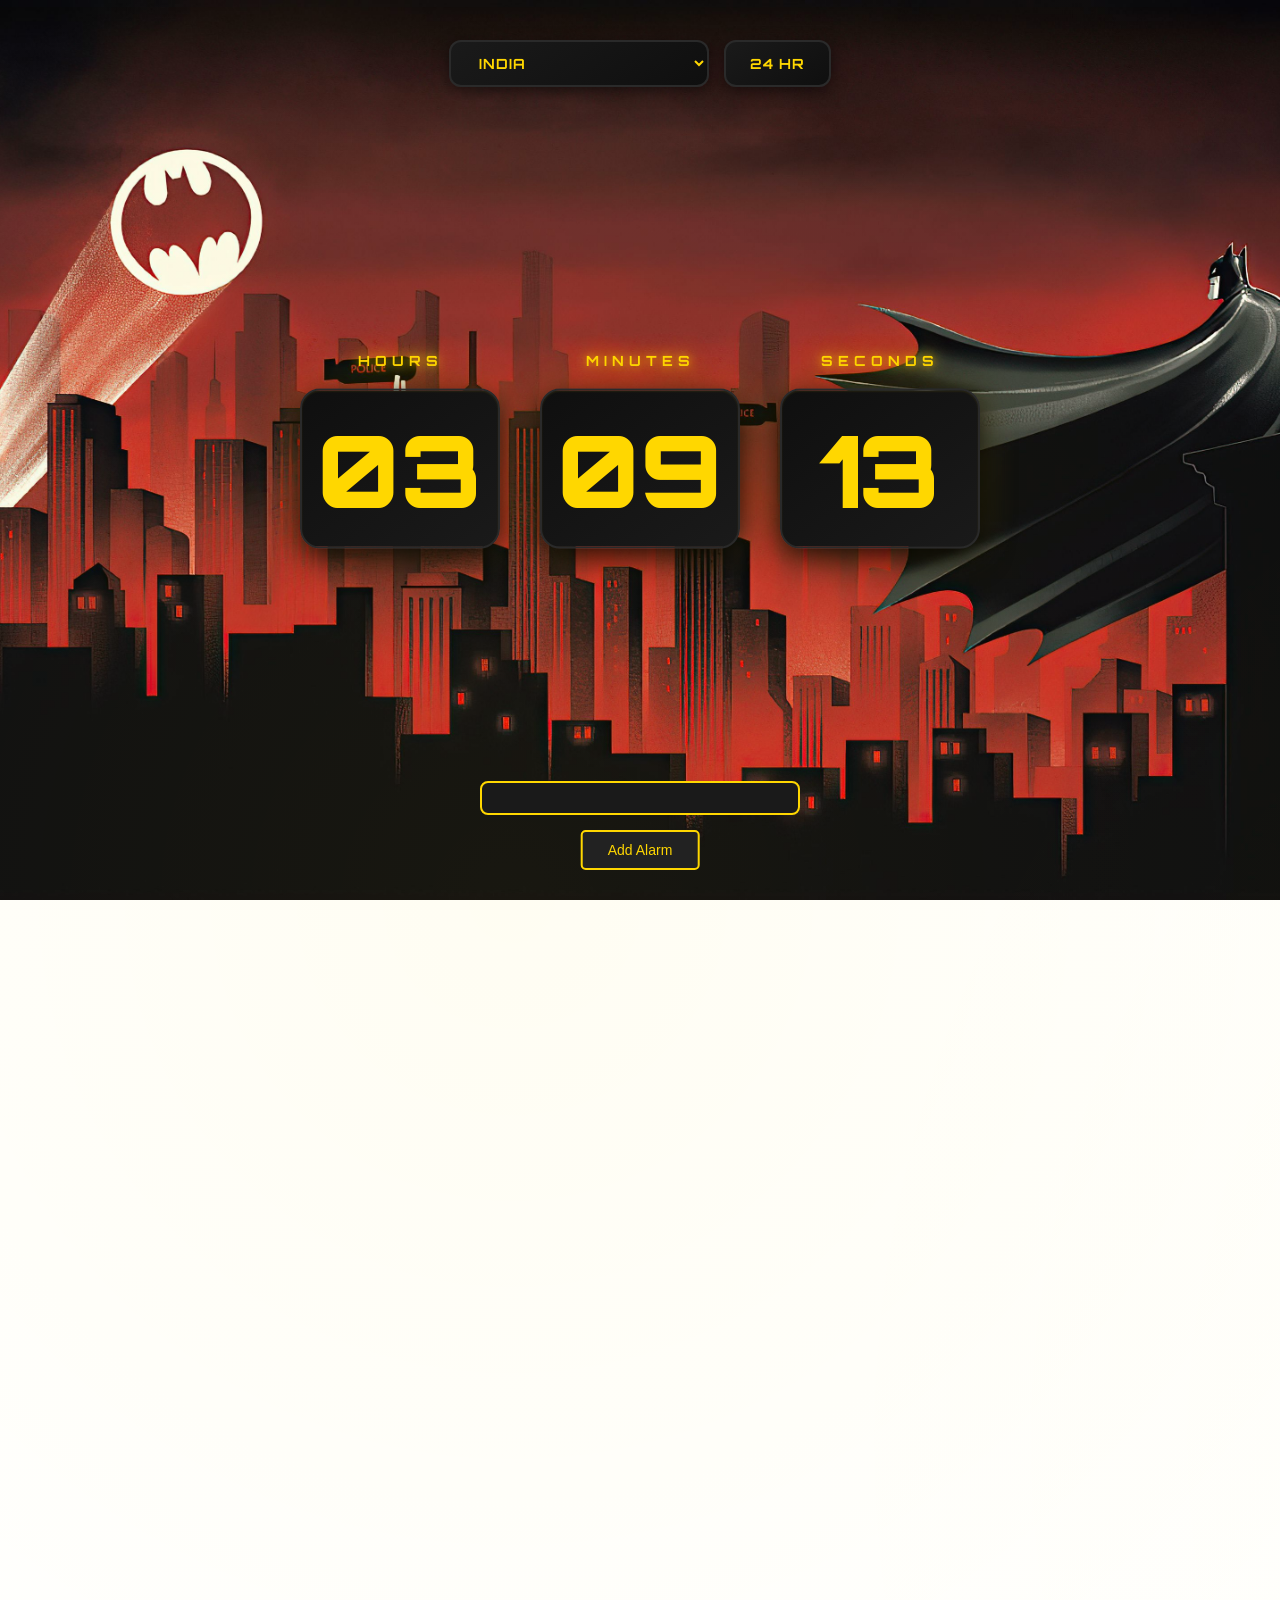
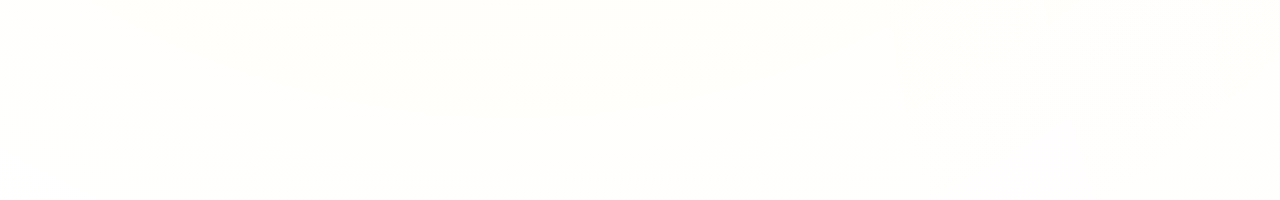
<file: 26-01-26-tclock/clock.html>
<!DOCTYPE html>
<html lang="en">
<head>
  <meta charset="UTF-8" />
  <meta name="viewport" content="width=device-width, initial-scale=1.0" />
  <title>Theme Clock</title>
  <link rel="stylesheet" href="clock.css">
</head>
<body>
  <div class="controls">
    <select id="timezone">
      <option value="Asia/Kolkata">India</option>
      <option value="America/New_York">USA - New York</option>
      <option value="America/Los_Angeles">USA - Los Angeles</option>
      <option value="Europe/London">UK</option>
      <option value="Asia/Tokyo">Japan</option>
    </select>
    <button id="toggle-format">24 HR</button>
  </div>
  
  <div class="clock">
    <div id="ampm" style="display:none;">AM</div>

    <div>
      <p class="heading">HOURS</p> 
      <div id="clock-hours" class="time">00</div>
    </div>
    <div>
      
      <p class="heading">MINUTES</p>
      <div id="clock-min" class="time">00</div>
    </div>
    <div>
      <p class="heading">SECONDS</p>
      <div id="clock-sec" class="time">00</div>
    </div>
  </div>
  <button id="addAlarmBtn" class="alarm-btn">Add Alarm</button>
  <div id="alarmForm" class="alarm-form" style="display:none;">
    <p>Set Alarm Time:</p>
    
    <div class="time-inputs">
      <input type="number" id="alarmHours" min="1" max="12" placeholder="HH">
      :
      <input type="number" id="alarmMinutes" min="0" max="59" placeholder="MM">
      <select id="alarmAMPM">
        <option value="AM">AM</option>                                               
        <option value="PM">PM</option>
      </select>
    </div>

    <button id="saveAlarm">Save</button>
    <button id="cancelAlarm">Cancel</button>
  </div>

  <div id="alarmList"></div>

  <script src="clock.js"></script>
</body>
</html>
</file>
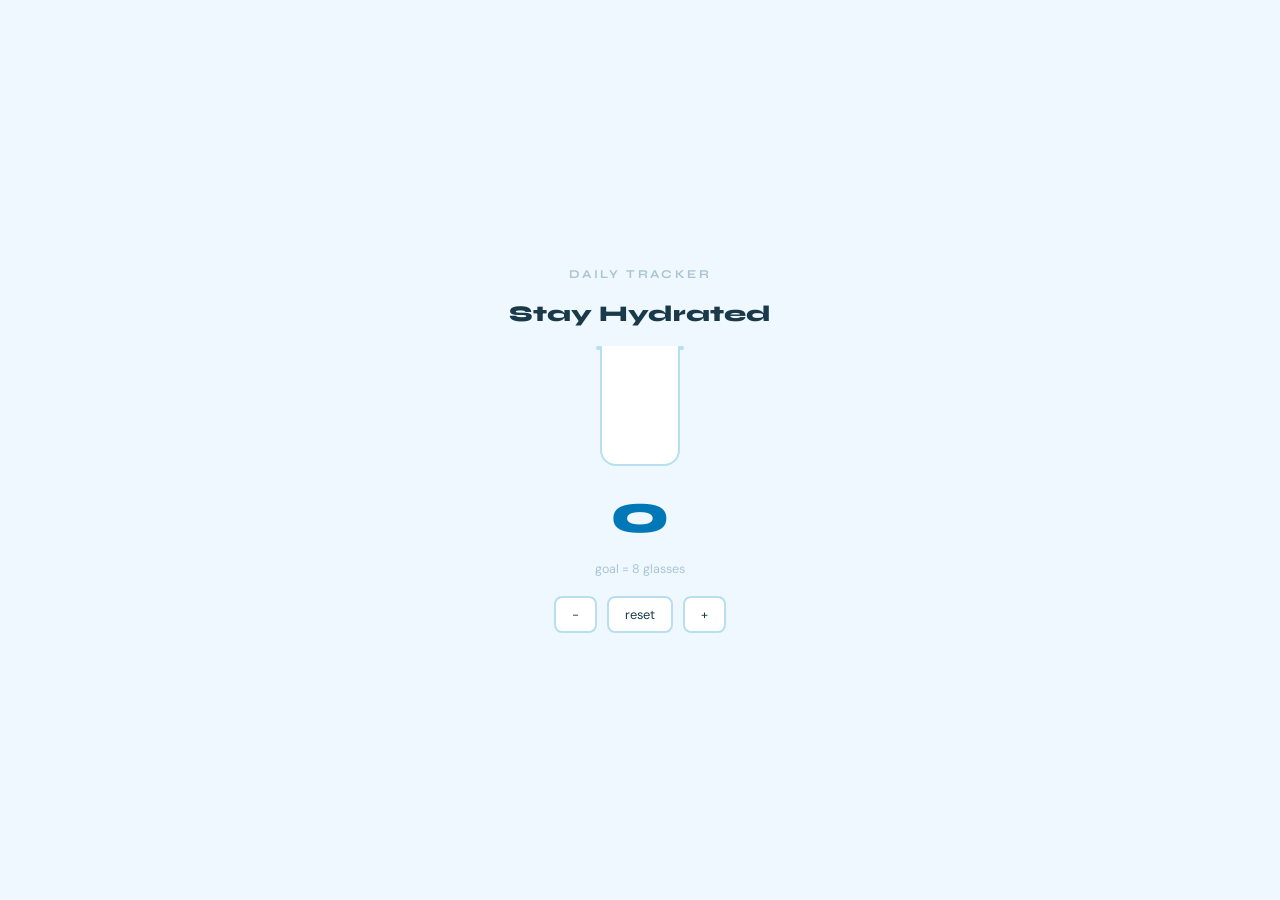
<file: counter/counter.html>
<!DOCTYPE html>
<html lang="en">
<head>
  <meta charset="UTF-8" />
  <meta name="viewport" content="width=device-width, initial-scale=1.0" />
  <title>Daily Tracker</title>
  <link rel="stylesheet" href="counter.css" />
</head>
<body>

  <div class="toast" id="toast">💧 Stay Hydrated!</div>

  <div class="container">
    <h1>Daily Tracker</h1>
    <h2>Stay Hydrated</h2>

    <div class="glass-wrap">
      <div class="glass-rim"></div>
      <div class="glass-outer">
        <div class="water" id="water"></div>
      </div>
    </div>

    <span id="value">0</span>
    <p class="goal-label">goal = 8 glasses</p>

    <div class="btn-row">
      <button class="btn" id="btnDecrease">−</button>
      <button class="btn" id="btnReset">reset</button>
      <button class="btn" id="btnIncrease">+</button>
    </div>
  </div>

  <script src="counter.js"></script>
</body>
</html>
</file>
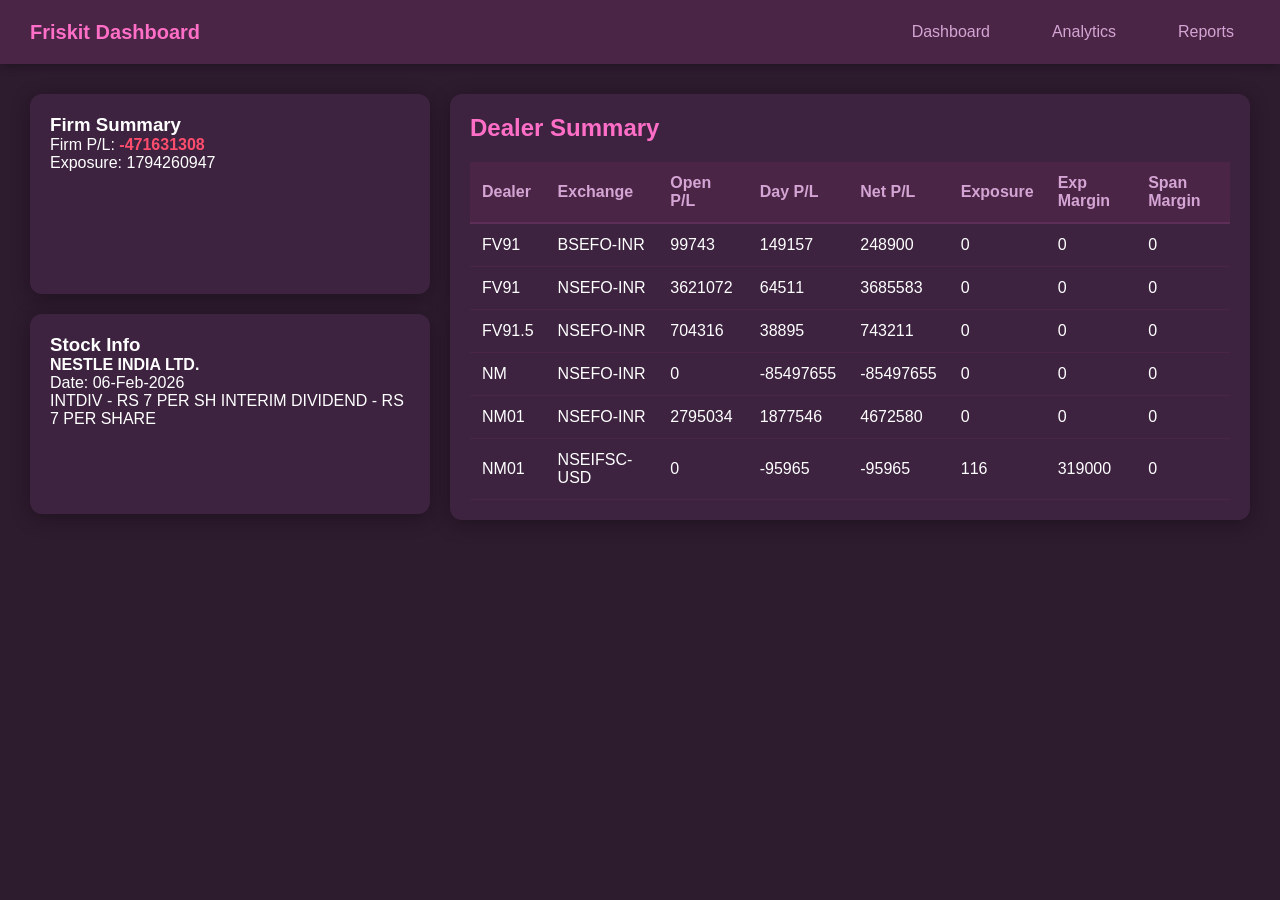
<file: dashboard/grid.html>
<!DOCTYPE html>
<html lang="en">
<head>
    <meta charset="UTF-8">
    <meta name="viewport" content="width=device-width, initial-scale=1.0">
    <title>Friskit Dashboard</title>
    <link rel="stylesheet" href="grid.css">
    <script type="module" src="grid.js"></script>
</head>
<body>
    <nav class="navbar">
        <div class="nav-left">
            <div class="logo">
                <span>Friskit Dashboard</span>
            </div>
        </div>
        <div class="nav-center">
            <a href="grid.html" class="nav-link">Dashboard</a>
            <a href="#" class="nav-link">Analytics</a>
            <a href="#" class="nav-link">Reports</a>
        </div>
    </nav>

    <div class="container">
        <div class="cards-section">
           <div class="card" id="firmSummary"></div>
           <div class="card" id="stockInfo"></div>
        </div>

        <div class="grid-section">
            <div class="table-header">
                <h2>Dealer Summary</h2>
            </div>

            <table>
                <thead>
                    <tr>
                        <th>Dealer</th>
                        <th>Exchange</th>
                        <th>Open P/L</th>
                        <th>Day P/L</th>
                        <th>Net P/L</th>
                        <th>Exposure</th>
                        <th>Exp Margin</th>
                        <th>Span Margin</th>
                    </tr>
                </thead>
              
                 <tbody id="dealerBody"></tbody>   
                 
            </table>
        </div>
    </div>
</body>
</html>
</file>
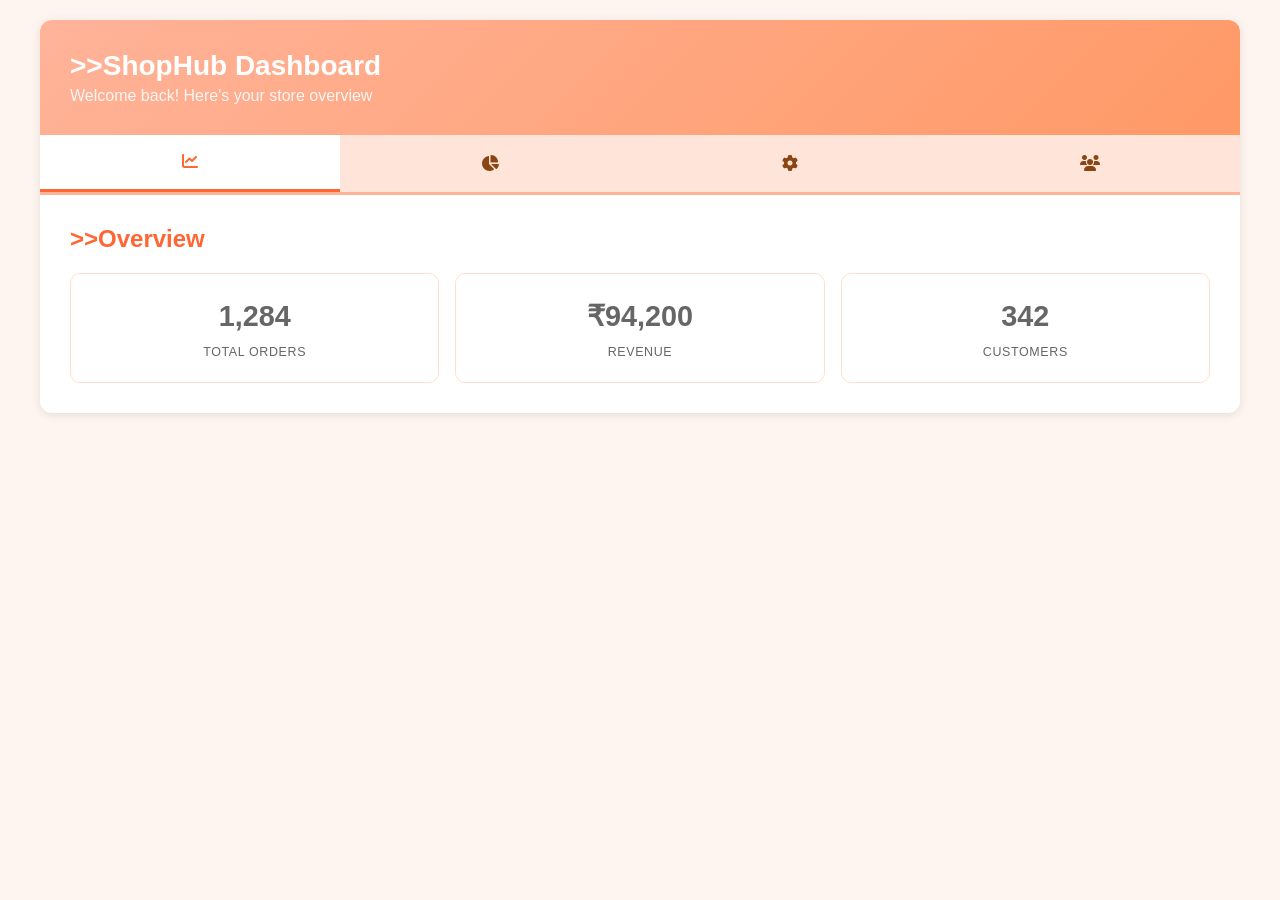
<file: ecommerce/web.html>
<!DOCTYPE html>
<html lang="en">
<head>
    <meta charset="UTF-8">
    <meta name="viewport" content="width=device-width, initial-scale=1.0">
    <title>ShopHub Dashboard</title>
    <link rel="stylesheet" href="https://cdnjs.cloudflare.com/ajax/libs/font-awesome/6.5.1/css/all.min.css">
    <link rel="stylesheet" href="web.css">
</head>
<body>
    <div class="dashboard">
        <div class="header">
            <h1> >>ShopHub Dashboard </h1>
            <p>Welcome back! Here's your store overview</p>
        </div>

        <div class="tab-container" id="tabContainer">
            <button class="tab active" data-tab="overview">
                <i class="fa-solid fa-chart-line"></i>
            </button>
            <button class="tab" data-tab="analytics">
                <i class="fa-solid fa-chart-pie"></i>
            </button>
            <button class="tab" data-tab="settings">
                <i class="fa-solid fa-gear"></i>
            </button>
            <button class="tab" data-tab="users">
                <i class="fa-solid fa-users"></i>
            </button>
        </div>

        <div class="content-container">

            <div class="content active" id="overview">
                <h2>>>Overview</h2>
                <div class="stats">
                    <div class="stat-box">
                        <p class="stat-num" data-target="1284">0</p>
                        <p class="stat-label">Total Orders</p>
                    </div>
                    <div class="stat-box">
                        <p class="stat-num" data-target="94200" data-prefix="₹">₹0</p>
                        <p class="stat-label">Revenue</p>
                    </div>
                    <div class="stat-box">
                        <p class="stat-num" data-target="342">0</p>
                        <p class="stat-label">Customers</p>
                    </div>
                </div>
            </div>

            <div class="content" id="analytics">
                <h2>>> Analytics</h2>
                <div class="bars">
                    <div class="bar-row"><span>Mon</span><div class="bar-wrap"><div class="bar-fill" style="--w:55%"></div></div><span>55</span></div>
                    <div class="bar-row"><span>Tue</span><div class="bar-wrap"><div class="bar-fill" style="--w:72%"></div></div><span>72</span></div>
                    <div class="bar-row"><span>Wed</span><div class="bar-wrap"><div class="bar-fill" style="--w:48%"></div></div><span>48</span></div>
                    <div class="bar-row"><span>Thu</span><div class="bar-wrap"><div class="bar-fill" style="--w:90%"></div></div><span>90</span></div>
                    <div class="bar-row"><span>Fri</span><div class="bar-wrap"><div class="bar-fill" style="--w:65%"></div></div><span>65</span></div>
                    <div class="bar-row"><span>Sat</span><div class="bar-wrap"><div class="bar-fill" style="--w:83%"></div></div><span>83</span></div>
                </div>
            </div>

            <div class="content" id="settings">
                <h2>>> Settings</h2>
                <div class="setting-row"><span>Email Notifications</span><label class="toggle"><input type="checkbox" checked/><span class="slider"></span></label></div>
                <div class="setting-row"><span>Auto Reports</span><label class="toggle"><input type="checkbox"/><span class="slider"></span></label></div>
                <div class="setting-row"><span>Public Store</span><label class="toggle"><input type="checkbox" checked/><span class="slider"></span></label></div>
            </div>

            <div class="content" id="users">
                <h2> >>Users</h2>
                <input type="text" class="search" placeholder="Search customers..." id="searchInput"/>
                <table class="user-table">
                    <thead><tr><th>Name</th><th>Orders</th><th>Status</th></tr></thead>
                    <tbody id="userRows">
                        <tr><td>Aarav Shah</td><td>12</td><td><span class="pill green">Active</span></td></tr>
                        <tr><td>Priya Nair</td><td>7</td><td><span class="pill green">Active</span></td></tr>
                        <tr><td>Rohan Mehta</td><td>3</td><td><span class="pill orange">Inactive</span></td></tr>
                        <tr><td>Sneha Rao</td><td>19</td><td><span class="pill green">Active</span></td></tr>
                        <tr><td>Karan Joshi</td><td>5</td><td><span class="pill blue">New</span></td></tr>
                    </tbody>
                </table>
            </div>

        </div>
    </div>

    <script src="web.js"></script>
</body>
</html>
</file>
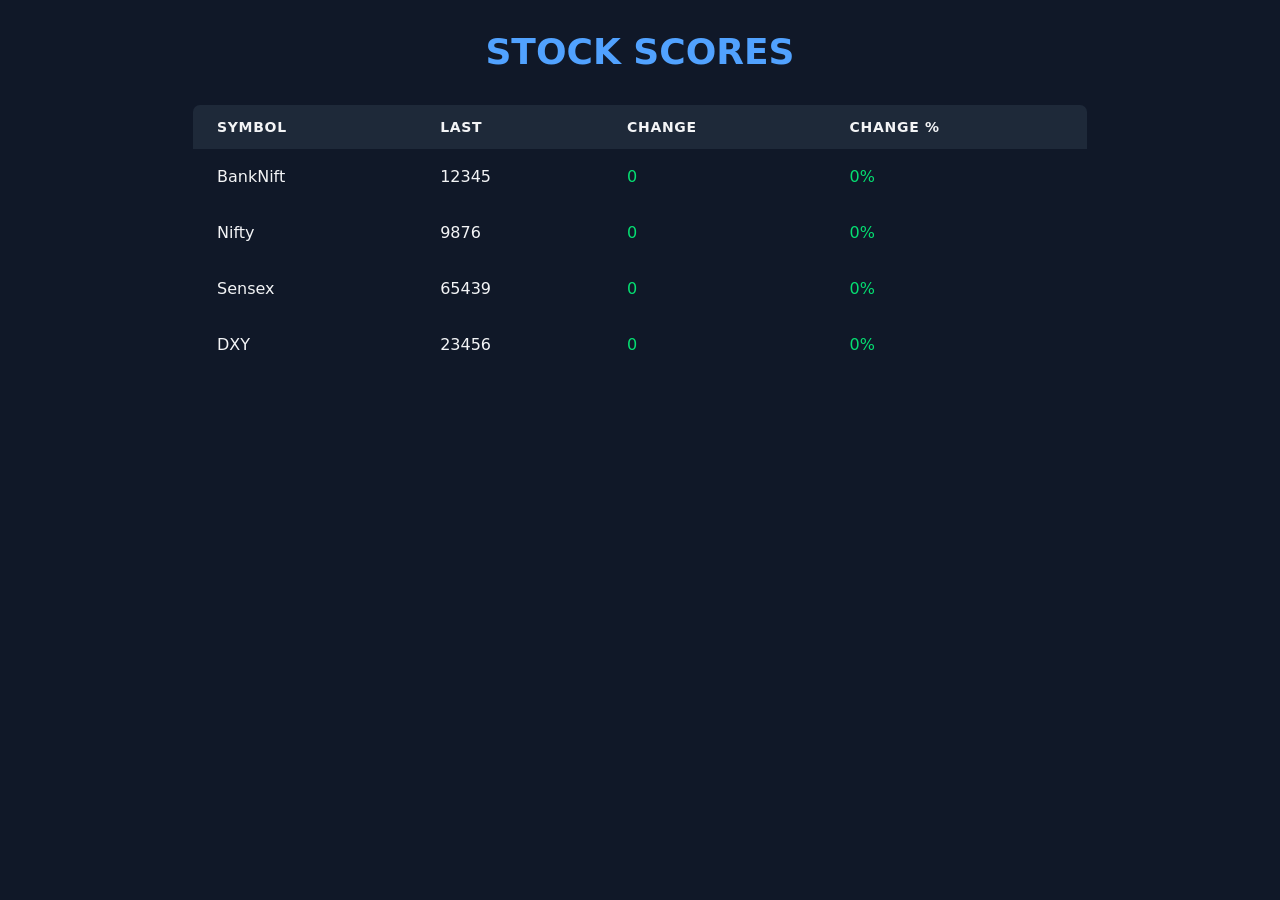
<file: src/stock.html>
<!DOCTYPE html>
<html lang="en">
<head>
  <meta charset="UTF-8" />
  <title>Hello World Table</title>
  <link href="output.css" rel="stylesheet">
</head>

<body class="bg-gray-900 text-gray-100 min-h-screen p-8">

  <h1 class="text-4xl font-bold text-center text-blue-400 mb-8">
    STOCK SCORES
  </h1>

  <div class="max-w-4xl mx-auto overflow-x-auto">
    <table class="min-w-full border border-gray-700 rounded-lg overflow-hidden">
      
      <thead class="bg-gray-800">
        <tr>
          <th class="px-6 py-3 text-left text-sm font-semibold uppercase tracking-wider">
            Symbol
          </th>
          <th class="px-6 py-3 text-left text-sm font-semibold uppercase tracking-wider">
            Last 
          </th>
          <th class="px-6 py-3 text-left text-sm font-semibold uppercase tracking-wider">
            Change 
          </th>
          <th class="px-6 py-3 text-left text-sm font-semibold uppercase tracking-wider">
            Change %
          </th>
        </tr>
      </thead>

     <tbody>
  <tr class="hover:bg-gray-800 transition" data-base="12345">
    <td class="px-6 py-4">BankNift</td>
    <td class="px-6 py-4 last text-gray-100">12345</td>
    <td class="px-6 py-4 change text-green-400">0</td>
    <td class="px-6 py-4 percent text-green-400">0%</td>
  </tr>

  <tr class="hover:bg-gray-800 transition" data-base="9876">
    <td class="px-6 py-4">Nifty</td>
    <td class="px-6 py-4 last text-gray-100 ">9876</td>
    <td class=" px-6 py-4 change text-green-400">0</td>
    <td class=" px-6 py-4 percent text-green-400">0%</td>
  </tr>

  <tr class="hover:bg-gray-800 transition" data-base="65439">
    <td class="px-6 py-4">Sensex</td>
    <td class="px-6 py-4 last text-gray-100">65439</td>
    <td class=" px-6 py-4 change text-green-400">0</td>
    <td class=" px-6 py-4 percent text-green-400">0%</td>
  </tr>

  <tr class="hover:bg-gray-800 transition" data-base="23456">
    <td class="px-6 py-4">DXY</td>
    <td class="px-6 py-4 last text-gray-100">23456</td>
    <td class="px-6 py-4 change text-green-400">0</td>
    <td class=" px-6 py-4 percent text-green-400">0%</td>
  </tr>
</tbody>


</body>
<script>
  const rows = document.querySelectorAll("tbody tr");

  function updatePrices() {
    rows.forEach(row => {
      const base = Number(row.dataset.base);
      const lastEl = row.querySelector(".last");
      const changeEl = row.querySelector(".change");
      const percentEl = row.querySelector(".percent");
    let last = Number(lastEl.textContent);

last += (Math.random() - 0.5) * 50;

const change = last - base;
const percent = (change / base) * 100;

lastEl.textContent = last.toFixed(2);

changeEl.textContent =
  (change > 0 ? "+" : "") + change.toFixed(2);

percentEl.textContent =
  (percent > 0 ? "+" : "") + percent.toFixed(2) + "%";

if (change > 0) {
  changeEl.classList.add("text-green-400");
  changeEl.classList.remove("text-red-400");

  percentEl.classList.add("text-green-400");
  percentEl.classList.remove("text-red-400");
} else {
  changeEl.classList.add("text-red-400");
  changeEl.classList.remove("text-green-400");

  percentEl.classList.add("text-red-400");
  percentEl.classList.remove("text-green-400");
}

     
      if (last > base) {
        lastEl.classList.add("text-green-400");
        lastEl.classList.remove("text-red-400");
      } else {
        lastEl.classList.add("text-red-400");
        lastEl.classList.remove("text-green-400");
      }
    });
  }

  setInterval(updatePrices, 1000);
</script>

</html>
</file>
<file: 26-01-26-tclock/clock.css>
@import url("https://fonts.googleapis.com/css2?family=Orbitron:wght@400;700;900&display=swap");

* {
  margin: 0;
  padding: 0;
  box-sizing: border-box;
}

body {
  background: url("batman.jpg") no-repeat center center fixed;
  background-size: cover;
  font-family: 'Orbitron', sans-serif;
  height: 100vh;
  overflow-x: hidden;
  position: relative;
}

body::before {
  content: '';
  position: absolute;
  width: 200%;
  height: 200%;
  background: 
    radial-gradient(circle at 20% 50%, rgba(255, 215, 0, 0.05) 0%, transparent 50%),
    radial-gradient(circle at 80% 80%, rgba(255, 215, 0, 0.03) 0%, transparent 50%);
  animation: bgMove 20s ease-in-out infinite;
  z-index: 0;
}

@keyframes bgMove {
  0%, 100% { transform: translate(0, 0); }
  50% { transform: translate(-50px, -50px); }
}

.clock {
  position: absolute;
  top: 50%;
  left: 50%;
  transform: translate(-50%, -50%);
  display: flex;
  gap: 40px;
  z-index: 1;
}

.clock > div {
  display: flex;
  flex-direction: column;
  align-items: center;
  animation: slideIn 0.8s ease;
}

@keyframes slideIn {
  from {
    opacity: 0;
    transform: translateY(30px);
  }
  to {
    opacity: 1;
    transform: translateY(0);
  }
}

.heading {
  color: #FFD700;
  font-size: 14px;
  font-weight: 700;
  letter-spacing: 5px;
  margin-bottom: 20px;
  text-transform: uppercase;
  text-shadow: 
    0 0 10px rgba(255, 215, 0, 0.8),
    0 0 20px rgba(255, 215, 0, 0.5),
    0 0 30px rgba(255, 215, 0, 0.3);
  animation: glow 2s ease-in-out infinite;
}

@keyframes glow {
  0%, 100% { text-shadow: 0 0 10px rgba(255, 215, 0, 0.8), 0 0 20px rgba(255, 215, 0, 0.5); }
  50% { text-shadow: 0 0 20px rgba(255, 215, 0, 1), 0 0 30px rgba(255, 215, 0, 0.8); }
}

.time {
  background: linear-gradient(145deg, #0f0f0f, #1a1a1a);
  color: #FFD700;
  font-size: 100px;
  font-weight: 900;
  width: 200px;
  height: 160px;
  display: flex;
  align-items: center;
  justify-content: center;
  border-radius: 20px;
  box-shadow: 
    0 8px 32px rgba(0, 0, 0, 0.9),
    inset 0 1px 2px rgba(255, 215, 0, 0.1),
    0 0 40px rgba(255, 215, 0, 0.2);
  border: 2px solid #2a2a2a;
  position: relative;
  overflow: hidden;
  transition: all 0.4s cubic-bezier(0.4, 0, 0.2, 1);
}

.time::before {
  content: '';
  position: absolute;
  top: 0;
  left: -100%;
  width: 100%;
  height: 100%;
  background: linear-gradient(90deg, transparent, rgba(255, 215, 0, 0.1), transparent);
  transition: left 0.5s;
}

.time:hover::before {
  left: 100%;
}

.time:hover {
  transform: translateY(-8px) scale(1.02);
  box-shadow: 
    0 15px 50px rgba(0, 0, 0, 1),
    0 0 60px rgba(255, 215, 0, 0.4);
  border-color: #FFD700;
}

.controls {
  position: absolute;
  top: 40px;
  left: 50%;
  transform: translateX(-50%);
  display: flex;
  gap: 15px;
  z-index: 10;
}

#timezone, #toggle-format {
  background: linear-gradient(145deg, #1a1a1a, #0f0f0f);
  color: #FFD700;
  border: 2px solid #2a2a2a;
  padding: 12px 24px;
  border-radius: 12px;
  font-family: 'Orbitron', sans-serif;
  font-size: 14px;
  font-weight: 700;
  cursor: pointer;
  transition: all 0.3s ease;
  text-transform: uppercase;
  letter-spacing: 1px;
  box-shadow: 0 4px 15px rgba(0, 0, 0, 0.5);
}

#timezone:hover, #toggle-format:hover {
  border-color: #FFD700;
  box-shadow: 
    0 4px 20px rgba(255, 215, 0, 0.3),
    inset 0 0 20px rgba(255, 215, 0, 0.1);
  transform: translateY(-2px);
}

#ampm {
  position: absolute;
  top: 50%;
  left: calc(100% + 50px);
  transform: translateY(-50%);
  color: #FFD700;
  font-size: 60px;
  font-weight: 900;
  text-shadow: 
    0 0 20px rgba(255, 215, 0, 0.8),
    0 0 40px rgba(255, 215, 0, 0.5);
  animation: fadeIn 0.3s ease;
}

@keyframes fadeIn {
  from { opacity: 0; }
  to { opacity: 1; }
}

.alarm-btn {
  position: absolute;
  bottom: 30px;
  left: 50%;
  transform: translateX(-50%);
  padding: 10px 25px;
  border: 2px solid #FFD700;
  background: #222;
  color: #FFD700;
  font-family: Arial, sans-serif;
  font-size: 14px;
  cursor: pointer;
  border-radius: 5px;
  z-index: 10;
}

.alarm-btn:hover {
  background: #333;
  border-color: #FFA500;
}

.alarm-form {
  position: fixed;
  top: 50%;
  left: 50%;
  transform: translate(-50%, -50%);
  background: #1a1a1a;
  border: 2px solid #FFD700;
  padding: 25px;
  border-radius: 8px;
  z-index: 1000;
  width: 320px;
  box-shadow: 0 4px 10px rgba(0, 0, 0, 0.5);
}

.alarm-form p {
  color: #FFD700;
  margin-bottom: 15px;
  font-size: 15px;
  font-family: Arial, sans-serif;
}

.time-inputs {
  display: flex;
  gap: 8px;
  align-items: center;
  margin-bottom: 20px;
  color: #FFD700;
  font-size: 18px;
}

.time-inputs input {
  width: 65px;
  padding: 10px;
  background: #0a0a0a;
  color: #FFD700;
  border: 1px solid #444;
  border-radius: 4px;
  font-size: 16px;
  text-align: center;
  font-family: Arial, sans-serif;
}

.time-inputs input:focus {
  outline: none;
  border-color: #FFD700;
}

.time-inputs select {
  padding: 10px;
  background: #0a0a0a;
  color: #FFD700;
  border: 1px solid #444;
  border-radius: 4px;
  font-size: 14px;
  font-family: Arial, sans-serif;
  cursor: pointer;
}

.time-inputs select:focus {
  outline: none;
  border-color: #FFD700;
}

#saveAlarm, #cancelAlarm {
  padding: 10px 20px;
  margin: 5px;
  background: #0a0a0a;
  color: #FFD700;
  border: 2px solid #FFD700;
  border-radius: 5px;
  cursor: pointer;
  font-size: 14px;
  font-family: Arial, sans-serif;
}

#saveAlarm:hover {
  background: #2a2a00;
}

#cancelAlarm:hover {
  background: #2a0000;
  border-color: #ff6666;
  color: #ff6666;
}

#alarmList {
  position: absolute;
  bottom: 85px;
  left: 50%;
  transform: translateX(-50%);
  background: #1a1a1a;
  border: 2px solid #FFD700;
  padding: 15px;
  border-radius: 8px;
  min-width: 320px;
  max-width: 400px;
  color: #FFD700;
  font-size: 14px;
  z-index: 10;
  font-family: Arial, sans-serif;
}

#alarmList p {
  text-align: center;
  color: #888;
  font-size: 13px;
}

.alarm-item {
  padding: 10px;
  margin: 8px 0;
  background: #0a0a0a;
  border: 1px solid #444;
  border-radius: 5px;
  display: flex;
  justify-content: space-between;
  align-items: center;
}

.alarm-item:hover {
  border-color: #FFD700;
  background: #111;
}

.alarm-item span {
  font-size: 14px;
}

.alarm-item button {
  background: transparent;
  border: 1px solid #FFD700;
  color: #FFD700;
  padding: 5px 12px;
  border-radius: 4px;
  cursor: pointer;
  font-size: 12px;
}

.alarm-item button:hover {
  background: #2a0000;
  border-color: #ff6666;
  color: #ff6666;
}

#alarmOverlay {
  position: fixed;
  inset: 0;
  background: rgba(0, 0, 0, 0.92);
  display: flex;
  align-items: center;
  justify-content: center;
  z-index: 10000;
  backdrop-filter: blur(4px);
}

.alarm-popup {
  background: linear-gradient(145deg, #0f0f0f, #1a1a1a);
  border: 2px solid #FFD700;
  border-radius: 18px;
  padding: 45px 60px;
  text-align: center;
  box-shadow:
    0 0 60px rgba(255, 215, 0, 0.35),
    0 8px 40px rgba(0, 0, 0, 0.9);
  animation: fadeIn 0.3s ease;
}

.alarm-popup h2 {
  color: #FFD700;
  font-size: 36px;
  margin-bottom: 15px;
}

.alarm-popup p {
  color: #FFD700;
  font-size: 22px;
  margin-bottom: 25px;
}

#stopAlarmBtn {
  background: #111;
  color: #FFD700;
  border: 2px solid #FFD700;
  padding: 14px 35px;
  font-family: 'Orbitron', sans-serif;
  font-weight: 700;
  border-radius: 10px;
  cursor: pointer;
  transition: all 0.3s ease;
}

#stopAlarmBtn:hover {
  background: #FFD700;
  color: #000;
  box-shadow: 0 0 25px rgba(255, 215, 0, 0.6);
}

.alarm-popup.ringing {
  animation: alarmShake 0.5s infinite;
}

@keyframes alarmShake {
  0% { transform: translateX(0); }
  20% { transform: translateX(-6px); }
  40% { transform: translateX(6px); }
  60% { transform: translateX(-6px); }
  80% { transform: translateX(6px); }
  100% { transform: translateX(0); }
}

/* 11:11 WISH POPUP - CLEAN BATMAN THEME */
#wishOverlay {
  position: fixed;
  top: 0;
  left: 0;
  width: 100%;
  height: 100%;
  background: rgba(0, 0, 0, 0.95);
  z-index: 100000;
  display: flex;
  align-items: center;
  justify-content: center;
  animation: fadeIn 0.4s ease;
  backdrop-filter: blur(8px);
}

.star {
  position: absolute;
  background: #FFD700;
  border-radius: 50%;
  box-shadow: 0 0 4px #FFD700;
  animation: twinkle 3s infinite;
}

@keyframes twinkle {
  0%, 100% { opacity: 0.3; transform: scale(1); }
  50% { opacity: 1; transform: scale(1.2); }
}

.wish-container {
  position: relative;
  background: linear-gradient(145deg, #1a1a1a, #0a0a0a);
  border: 3px solid #FFD700;
  border-radius: 20px;
  padding: 50px 60px;
  max-width: 600px;
  text-align: center;
  box-shadow: 
    0 0 60px rgba(255, 215, 0, 0.4),
    inset 0 0 30px rgba(255, 215, 0, 0.05),
    0 20px 60px rgba(0, 0, 0, 0.8);
  animation: slideUp 0.5s ease;
  z-index: 10;
}

@keyframes slideUp {
  from {
    opacity: 0;
    transform: translateY(30px) scale(0.95);
  }
  to {
    opacity: 1;
    transform: translateY(0) scale(1);
  }
}

.wish-container::before {
  content: '';
  position: absolute;
  top: 50%;
  left: 50%;
  transform: translate(-50%, -50%);
  width: 150px;
  height: 150px;
  background: url('batman.jpg') center/contain no-repeat;
  opacity: 0.08;
  z-index: -1;
  filter: brightness(1.5);
}

.wish-time {
  font-size: 90px;
  font-weight: 900;
  color: #FFD700;
  text-shadow: 
    0 0 30px rgba(255, 215, 0, 0.8),
    0 0 60px rgba(255, 215, 0, 0.4),
    0 4px 8px rgba(0, 0, 0, 0.8);
  margin-bottom: 25px;
  font-family: 'Orbitron', Arial, sans-serif;
  letter-spacing: 15px;
  animation: glowPulse 2s ease-in-out infinite;
}

@keyframes glowPulse {
  0%, 100% { 
    text-shadow: 
      0 0 30px rgba(255, 215, 0, 0.8),
      0 0 60px rgba(255, 215, 0, 0.4);
  }
  50% { 
    text-shadow: 
      0 0 40px rgba(255, 215, 0, 1),
      0 0 80px rgba(255, 215, 0, 0.6),
      0 0 100px rgba(255, 215, 0, 0.3);
  }
}

.wish-quote {
  font-size: 18px;
  color: #e0e0e0;
  line-height: 1.8;
  margin: 30px 0;
  font-family: Georgia, serif;
  font-style: italic;
  text-shadow: 0 2px 4px rgba(0, 0, 0, 0.6);
  letter-spacing: 0.5px;
}

.wish-button {
  margin-top: 35px;
  padding: 16px 45px;
  font-size: 16px;
  font-weight: 700;
  background: linear-gradient(135deg, #FFD700, #FFA500);
  color: #000;
  border: none;
  border-radius: 12px;
  cursor: pointer;
  box-shadow: 
    0 8px 25px rgba(255, 215, 0, 0.4),
    inset 0 1px 0 rgba(255, 255, 255, 0.3);
  transition: all 0.3s ease;
  font-family: 'Orbitron', Arial, sans-serif;
  text-transform: uppercase;
  letter-spacing: 2px;
}

.wish-button:hover {
  transform: translateY(-3px);
  box-shadow: 
    0 12px 35px rgba(255, 215, 0, 0.6),
    inset 0 1px 0 rgba(255, 255, 255, 0.4);
  background: linear-gradient(135deg, #FFA500, #FFD700);
}

.wish-button:active {
  transform: translateY(-1px);
}

.wish-granted {
  font-size: 32px;
  color: #FFD700;
  text-shadow: 
    0 0 20px rgba(255, 215, 0, 0.8),
    0 4px 8px rgba(0, 0, 0, 0.6);
  animation: fadeInScale 0.6s ease;
  font-family: 'Orbitron', Arial, sans-serif;
  font-weight: 700;
}

@keyframes fadeInScale {
  from {
    opacity: 0;
    transform: scale(0.8);
  }
  to {
    opacity: 1;
    transform: scale(1);
  }
}

.wish-granted span {
  font-size: 18px;
  color: #b0b0b0;
  display: block;
  margin-top: 20px;
  font-family: Georgia, serif;
  font-style: italic;
  font-weight: 400;
}

.wish-particle {
  position: absolute;
  left: 50%;
  top: 50%;
  pointer-events: none;
  z-index: 100001;
  filter: drop-shadow(0 0 8px rgba(255, 215, 0, 0.8));
  color: #FFD700;
}

@keyframes particleFloat {
  to {
    transform: translate(var(--x), var(--y)) scale(0);
    opacity: 0;
  }
}
/* MOBILE RESPONSIVE - FIXED */
@media (max-width: 768px) {
  body {
    background-position: center center;
    background-attachment: scroll;
  }
  
  .clock {
    flex-direction: row; /* KEEP HORIZONTAL */
    gap: 15px;
    transform: translate(-50%, -50%) scale(0.55);
  }
  
  .time {
    width: 130px;
    height: 110px;
    font-size: 60px;
  }
  
  .heading {
    font-size: 10px;
    letter-spacing: 2px;
    margin-bottom: 8px;
  }
  
  #ampm {
    left: calc(100% + 20px);
    font-size: 35px;

  }
  
  .controls {
    top: 15px;
    gap: 8px;
    flex-wrap: wrap;
  }
  
  #timezone, #toggle-format {
    padding: 8px 16px;
    font-size: 11px;
    margin-left: 0px;
  }
  
  .alarm-btn {
    bottom: 15px;
    padding: 8px 20px;
    font-size: 12px;
  }
  
  #alarmList {
    bottom: 60px;
    min-width: 90%;
    max-width: 90%;
    padding: 12px;
  }
  
  .alarm-form {
    width: 90%;
    max-width: 320px;
    padding: 20px;
  }
  
  .wish-container {
    padding: 35px 30px;
    max-width: 85%;
  }
  
  .wish-time {
    font-size: 65px;
    letter-spacing: 10px;
  }
  
  .wish-quote {
    font-size: 15px;
    padding: 0 10px;
  }
  
  .wish-button {
    padding: 14px 35px;
    font-size: 14px;
  }
}

@media (max-width: 480px) {
  .clock {
    flex-direction: row; 
    gap: 10px;
    transform: translate(-50%, -50%) scale(0.45);
  }
  
  .time {
    width: 110px;
    height: 95px;
    font-size: 50px;
  }
  
  .heading {
    font-size: 9px;
    letter-spacing: 1.5px;
  }
  
  #ampm {
    font-size: 30px;
  }
  
  .wish-container {
    padding: 25px 20px;
    max-width: 90%;
  }
  
  .wish-time {
    font-size: 50px;
    letter-spacing: 6px;
  }
  
  .wish-quote {
    font-size: 13px;
    line-height: 1.6;
  }
  
  .wish-button {
    padding: 12px 28px;
    font-size: 13px;
  }
}

@media (max-width: 360px) {
  .clock {
    gap: 8px;
    transform: translate(-50%, -50%) scale(0.4);
  }
  
  .time {
    width: 100px;
    height: 85px;
    font-size: 45px;
  }
}
</file>
<file: counter/counter.css>
@import url("https://fonts.googleapis.com/css2?family=Syne:wght@700;800&family=DM+Sans:wght@300;400&display=swap");

* {
  margin: 0;
  padding: 0;
  box-sizing: border-box;
}

body {
  font-family: 'DM Sans', sans-serif;
  background: #f0f8ff;
  min-height: 100vh;
  display: flex;
  align-items: center;
  justify-content: center;
}

.container {
  display: flex;
  flex-direction: column;
  align-items: center;
  gap: 1.2rem;
}

h1 {
  font-family: 'Syne', sans-serif;
  font-size: 0.75rem;
  letter-spacing: 0.2em;
  text-transform: uppercase;
  color: #aac4d4;
  font-weight: 700;
}

h2 {
  font-family: 'Syne', sans-serif;
  font-size: 1.4rem;
  font-weight: 800;
  color: #1a3a4a;
}


.glass-wrap {
  width: 80px;
  height: 120px;
  position: relative;
}

.glass-outer {
  width: 100%;
  height: 100%;
  border: 2.5px solid #b8dff0;
  border-top: none;
  border-radius: 0 0 16px 16px;
  overflow: hidden;
  position: relative;
  background: white;
}

.water {
  position: absolute;
  bottom: 0;
  left: 0;
  right: 0;
  height: 0%;
  background: linear-gradient(180deg, #7ec8e3, #0077b6);
  transition: height 0.5s cubic-bezier(0.34, 1.56, 0.64, 1);
  opacity: 0.8;
}

.glass-rim {
  width: 88px;
  height: 4px;
  background: #b8dff0;
  border-radius: 4px;
  position: absolute;
  top: 0;
  left: -4px;
}

/* Count */
#value {
  font-family: 'Syne', sans-serif;
  font-size: 3.5rem;
  font-weight: 800;
  color: #0077b6;
  line-height: 1;
}

.goal-label {
  font-size: 0.78rem;
  color: #aac4d4;
}

/* Buttons */
.btn-row {
  display: flex;
  gap: 0.6rem;
}

.btn {
  font-family: 'DM Sans', sans-serif;
  font-size: 0.8rem;
  padding: 0.5rem 1rem;
  border: 2px solid #b8dff0;
  background: white;
  color: #1a3a4a;
  border-radius: 8px;
  cursor: pointer;
  transition: all 0.2s ease;
}

.btn:hover {
  background: #0077b6;
  color: white;
  border-color: #0077b6;
}

.btn:active {
  transform: scale(0.95);
}

/* Toast */
.toast {
  position: fixed;
  top: 1.5rem;
  left: 50%;
  transform: translateX(-50%) translateY(-80px);
  background: #0077b6;
  color: white;
  font-family: 'Syne', sans-serif;
  font-size: 0.8rem;
  font-weight: 700;
  letter-spacing: 0.05em;
  padding: 0.6rem 1.4rem;
  border-radius: 100px;
  transition: transform 0.4s cubic-bezier(0.34, 1.56, 0.64, 1);
  white-space: nowrap;
  pointer-events: none;
}

.toast.show {
  transform: translateX(-50%) translateY(0);
}
</file>
<file: dashboard/grid.css>
* {
    margin: 0;
    padding: 0;
    box-sizing: border-box;
}

body {
    font-family: 'Segoe UI', Tahoma, Geneva, Verdana, sans-serif;
    background-color: #2d1b2e;
    color: #ffffff;
}

.navbar {
    background-color: #4a2545;
    padding: 15px 30px;
    display: flex;
    justify-content: space-between;
    align-items: center;
    box-shadow: 0 2px 10px rgba(0, 0, 0, 0.3);
}

.nav-left .logo span {
    font-size: 20px;
    font-weight: bold;
    color: #ff6ec7;
}

.nav-center {
    display: flex;
    gap: 30px;
}

.nav-link {
    color: #d4a5d4;
    text-decoration: none;
    padding: 8px 16px;
    border-radius: 6px;
    transition: all 0.3s;
}

.nav-link:hover,
.nav-link.active {
    background-color: #5c2e58;
    color: #ff6ec7;
}

.container {
    display: grid;
    grid-template-columns: 1fr 2fr;
    grid-template-areas: "cards grid";
    gap: 20px;
    padding: 30px;
    max-width: 1800px;
    margin: 0 auto;
}

.grid-section {
    grid-area: grid;
    background-color: #3d2340;
    border-radius: 12px;
    padding: 20px;
    box-shadow: 0 4px 20px rgba(0, 0, 0, 0.3);
    min-height: 400px;
}

.cards-section {
    grid-area: cards;
    display: flex;
    flex-direction: column;
    gap: 20px;
}

.card {
    background-color: #3d2340;
    border-radius: 12px;
    padding: 20px;
    box-shadow: 0 4px 20px rgba(0, 0, 0, 0.3);
    min-height: 200px;
}

.table-header {
    margin-bottom: 20px;
}

.table-header h2 {
    color: #ff6ec7;
    font-size: 24px;
}

table {
    width: 100%;
    border-collapse: collapse;
}

thead {
    background-color: #4a2545;
}

th {
    padding: 12px;
    text-align: left;
    font-weight: 600;
    color: #d4a5d4;
    border-bottom: 2px solid #5c2e58;
}

td {
    padding: 12px;
    border-bottom: 1px solid #4a2545;
    color: #ffffff;
}

tr:hover {
    background-color: #4a2545;
}

.positive {
    color: #00ff88;
    font-weight: 600;
}

.negative {
    color: #ff4d6d;
    font-weight: 600;
}

@media (max-width: 1200px) {
    .container {
        grid-template-columns: 1fr;
        grid-template-areas:
            "cards"
            "grid";
    }
}
</file>
<file: ecommerce/web.css>
* {
    margin: 0;
    padding: 0;
    box-sizing: border-box;
}

body {
    font-family: 'Segoe UI', Tahoma, Geneva, Verdana, sans-serif;
    background: #fff5f0;
    padding: 20px;
}

.dashboard {
    max-width: 1200px;
    margin: 0 auto;
    background: white;
    border-radius: 12px;
    box-shadow: 0 2px 10px rgba(0,0,0,0.1);
    overflow: hidden;
}

.header {
    background: linear-gradient(135deg, #ffb399 0%, #ff9966 100%);
    color: white;
    padding: 30px;
}

.header h1 {
    font-size: 28px;
    margin-bottom: 5px;
}

.header p {
    opacity: 0.9;
}

.tab-container {
    display: flex;
    background: #ffe5d9;
    padding: 0;
    border-bottom: 3px solid #ffb399;
}

.tab {
    flex: 1;
    padding: 18px 20px;
    background: transparent;
    border: none;
    cursor: pointer;
    font-size: 16px;
    font-weight: 500;
    color: #8b4513;
    transition: all 0.3s ease;
    position: relative;
}

.tab:hover {
    background: #ffd4c4;
}

.tab.active {
    background: white;
    color: #ff6633;
    border-bottom: 3px solid #ff6633;
}

.content-container {
    padding: 30px;
}

.content {
    display: none;
}

.content.active {
    display: block;
    animation: fadeIn 0.4s ease;
}

@keyframes fadeIn {
    from { opacity: 0; transform: translateY(10px); }
    to   { opacity: 1; transform: translateY(0); }
}

.content h2 {
    color: #ff6633;
    margin-bottom: 20px;
}

.content p {
    color: #666;
    line-height: 1.6;
}

.stats {
    display: flex;
    gap: 1rem;
}

.stat-box {
    flex: 1;
    border: 1px solid #ffe0d0;
    border-radius: 10px;
    padding: 1.2rem;
    text-align: center;
}

.stat-num {
    font-size: 1.8rem;
    font-weight: 700;
    color: #ff6633;
}

.stat-label {
    font-size: 0.78rem;
    color: #aaa;
    margin-top: 4px;
    text-transform: uppercase;
    letter-spacing: 0.05em;
}

/* Bars */
.bars { display: flex; flex-direction: column; gap: 0.7rem; }

.bar-row {
    display: flex;
    align-items: center;
    gap: 0.8rem;
    font-size: 0.82rem;
    color: #888;
}

.bar-row > span:first-child { width: 30px; }
.bar-row > span:last-child  { width: 24px; text-align: right; }

.bar-wrap {
    flex: 1;
    background: #ffe5d9;
    border-radius: 100px;
    height: 10px;
    overflow: hidden;
}

.bar-fill {
    height: 100%;
    width: 0%;
    background: #ff6633;
    border-radius: 100px;
    transition: width 0.8s ease;
}

.setting-row {
    display: flex;
    justify-content: space-between;
    align-items: center;
    padding: 0.9rem 0;
    border-bottom: 1px solid #fff0ea;
    font-size: 0.9rem;
    color: #555;
}

.setting-row:last-child { border-bottom: none; }

.toggle { position: relative; width: 40px; height: 22px; cursor: pointer; }
.toggle input { opacity: 0; width: 0; height: 0; }
.slider {
    position: absolute; inset: 0;
    background: #e0e0e0;
    border-radius: 100px;
    transition: background 0.2s;
}
.slider::before {
    content: '';
    position: absolute;
    width: 16px; height: 16px;
    left: 3px; top: 3px;
    background: white;
    border-radius: 50%;
    transition: transform 0.2s;
    box-shadow: 0 1px 3px rgba(0,0,0,0.2);
}
.toggle input:checked + .slider { background: #ff6633; }
.toggle input:checked + .slider::before { transform: translateX(18px); }

.search {
    width: 100%;
    padding: 0.5rem 0.8rem;
    border: 1px solid #ffe0d0;
    border-radius: 8px;
    font-family: inherit;
    font-size: 0.85rem;
    outline: none;
    margin-bottom: 1rem;
    color: #333;
}
.search:focus { border-color: #ff6633; }

.user-table { width: 100%; border-collapse: collapse; font-size: 0.88rem; }
.user-table th {
    text-align: left;
    color: #aaa;
    font-size: 0.72rem;
    text-transform: uppercase;
    letter-spacing: 0.06em;
    padding-bottom: 0.6rem;
    border-bottom: 1px solid #ffe0d0;
}
.user-table td { padding: 0.65rem 0; border-bottom: 1px solid #fff5f0; color: #555; }
.user-table tr:last-child td { border-bottom: none; }
.user-table tr:hover td { color: #ff6633; }

.pill {
    font-size: 0.68rem;
    font-weight: 600;
    padding: 0.2rem 0.55rem;
    border-radius: 100px;
    text-transform: uppercase;
}
.pill.green  { background: #e6faf8; color: #2ec4b6; }
.pill.orange { background: #fff4f0; color: #ff6b35; }
.pill.blue   { background: #eff6ff; color: #4a9eff; }
</file>
<file: src/output.css>
/*! tailwindcss v4.1.18 | MIT License | https://tailwindcss.com */
@layer properties;
@layer theme, base, components, utilities;

@layer theme {
  :root, :host {
    --font-sans: ui-sans-serif, system-ui, sans-serif, "Apple Color Emoji",
      "Segoe UI Emoji", "Segoe UI Symbol", "Noto Color Emoji";
    --font-mono: ui-monospace, SFMono-Regular, Menlo, Monaco, Consolas, "Liberation Mono",
      "Courier New", monospace;
    --color-red-400: oklch(70.4% 0.191 22.216);
    --color-yellow-400: oklch(85.2% 0.199 91.936);
    --color-green-400: oklch(79.2% 0.209 151.711);
    --color-blue-400: oklch(70.7% 0.165 254.624);
    --color-gray-100: oklch(96.7% 0.003 264.542);
    --color-gray-700: oklch(37.3% 0.034 259.733);
    --color-gray-800: oklch(27.8% 0.033 256.848);
    --color-gray-900: oklch(21% 0.034 264.665);
    --spacing: 0.25rem;
    --container-4xl: 56rem;
    --text-sm: 0.875rem;
    --text-sm--line-height: calc(1.25 / 0.875);
    --text-4xl: 2.25rem;
    --text-4xl--line-height: calc(2.5 / 2.25);
    --font-weight-medium: 500;
    --font-weight-semibold: 600;
    --font-weight-bold: 700;
    --tracking-wider: 0.05em;
    --radius-lg: 0.5rem;
    --default-transition-duration: 150ms;
    --default-transition-timing-function: cubic-bezier(0.4, 0, 0.2, 1);
    --default-font-family: var(--font-sans);
    --default-mono-font-family: var(--font-mono);
  }
}
@layer base {
  *, ::after, ::before, ::backdrop, ::file-selector-button {
    box-sizing: border-box;
    margin: 0;
    padding: 0;
    border: 0 solid;
  }
  html, :host {
    line-height: 1.5;
    -webkit-text-size-adjust: 100%;
    tab-size: 4;
    font-family: var(--default-font-family, ui-sans-serif, system-ui, sans-serif, "Apple Color Emoji", "Segoe UI Emoji", "Segoe UI Symbol", "Noto Color Emoji");
    font-feature-settings: var(--default-font-feature-settings, normal);
    font-variation-settings: var(--default-font-variation-settings, normal);
    -webkit-tap-highlight-color: transparent;
  }
  hr {
    height: 0;
    color: inherit;
    border-top-width: 1px;
  }
  abbr:where([title]) {
    -webkit-text-decoration: underline dotted;
    text-decoration: underline dotted;
  }
  h1, h2, h3, h4, h5, h6 {
    font-size: inherit;
    font-weight: inherit;
  }
  a {
    color: inherit;
    -webkit-text-decoration: inherit;
    text-decoration: inherit;
  }
  b, strong {
    font-weight: bolder;
  }
  code, kbd, samp, pre {
    font-family: var(--default-mono-font-family, ui-monospace, SFMono-Regular, Menlo, Monaco, Consolas, "Liberation Mono", "Courier New", monospace);
    font-feature-settings: var(--default-mono-font-feature-settings, normal);
    font-variation-settings: var(--default-mono-font-variation-settings, normal);
    font-size: 1em;
  }
  small {
    font-size: 80%;
  }
  sub, sup {
    font-size: 75%;
    line-height: 0;
    position: relative;
    vertical-align: baseline;
  }
  sub {
    bottom: -0.25em;
  }
  sup {
    top: -0.5em;
  }
  table {
    text-indent: 0;
    border-color: inherit;
    border-collapse: collapse;
  }
  :-moz-focusring {
    outline: auto;
  }
  progress {
    vertical-align: baseline;
  }
  summary {
    display: list-item;
  }
  ol, ul, menu {
    list-style: none;
  }
  img, svg, video, canvas, audio, iframe, embed, object {
    display: block;
    vertical-align: middle;
  }
  img, video {
    max-width: 100%;
    height: auto;
  }
  button, input, select, optgroup, textarea, ::file-selector-button {
    font: inherit;
    font-feature-settings: inherit;
    font-variation-settings: inherit;
    letter-spacing: inherit;
    color: inherit;
    border-radius: 0;
    background-color: transparent;
    opacity: 1;
  }
  :where(select:is([multiple], [size])) optgroup {
    font-weight: bolder;
  }
  :where(select:is([multiple], [size])) optgroup option {
    padding-inline-start: 20px;
  }
  ::file-selector-button {
    margin-inline-end: 4px;
  }
  ::placeholder {
    opacity: 1;
  }
  @supports (not (-webkit-appearance: -apple-pay-button))  or (contain-intrinsic-size: 1px) {
    ::placeholder {
      color: currentcolor;
      @supports (color: color-mix(in lab, red, red)) {
        color: color-mix(in oklab, currentcolor 50%, transparent);
      }
    }
  }
  textarea {
    resize: vertical;
  }
  ::-webkit-search-decoration {
    -webkit-appearance: none;
  }
  ::-webkit-date-and-time-value {
    min-height: 1lh;
    text-align: inherit;
  }
  ::-webkit-datetime-edit {
    display: inline-flex;
  }
  ::-webkit-datetime-edit-fields-wrapper {
    padding: 0;
  }
  ::-webkit-datetime-edit, ::-webkit-datetime-edit-year-field, ::-webkit-datetime-edit-month-field, ::-webkit-datetime-edit-day-field, ::-webkit-datetime-edit-hour-field, ::-webkit-datetime-edit-minute-field, ::-webkit-datetime-edit-second-field, ::-webkit-datetime-edit-millisecond-field, ::-webkit-datetime-edit-meridiem-field {
    padding-block: 0;
  }
  ::-webkit-calendar-picker-indicator {
    line-height: 1;
  }
  :-moz-ui-invalid {
    box-shadow: none;
  }
  button, input:where([type="button"], [type="reset"], [type="submit"]), ::file-selector-button {
    appearance: button;
  }
  ::-webkit-inner-spin-button, ::-webkit-outer-spin-button {
    height: auto;
  }
  [hidden]:where(:not([hidden="until-found"])) {
    display: none !important;
  }
}
@layer utilities {
  .container {
    width: 100%;
    @media (width >= 40rem) {
      max-width: 40rem;
    }
    @media (width >= 48rem) {
      max-width: 48rem;
    }
    @media (width >= 64rem) {
      max-width: 64rem;
    }
    @media (width >= 80rem) {
      max-width: 80rem;
    }
    @media (width >= 96rem) {
      max-width: 96rem;
    }
  }
  .mx-auto {
    margin-inline: auto;
  }
  .mb-8 {
    margin-bottom: calc(var(--spacing) * 8);
  }
  .min-h-screen {
    min-height: 100vh;
  }
  .max-w-4xl {
    max-width: var(--container-4xl);
  }
  .min-w-full {
    min-width: 100%;
  }
  .divide-y {
    :where(& > :not(:last-child)) {
      --tw-divide-y-reverse: 0;
      border-bottom-style: var(--tw-border-style);
      border-top-style: var(--tw-border-style);
      border-top-width: calc(1px * var(--tw-divide-y-reverse));
      border-bottom-width: calc(1px * calc(1 - var(--tw-divide-y-reverse)));
    }
  }
  .divide-gray-700 {
    :where(& > :not(:last-child)) {
      border-color: var(--color-gray-700);
    }
  }
  .overflow-hidden {
    overflow: hidden;
  }
  .overflow-x-auto {
    overflow-x: auto;
  }
  .rounded-lg {
    border-radius: var(--radius-lg);
  }
  .border {
    border-style: var(--tw-border-style);
    border-width: 1px;
  }
  .border-gray-700 {
    border-color: var(--color-gray-700);
  }
  .bg-gray-800 {
    background-color: var(--color-gray-800);
  }
  .bg-gray-900 {
    background-color: var(--color-gray-900);
  }
  .p-8 {
    padding: calc(var(--spacing) * 8);
  }
  .px-6 {
    padding-inline: calc(var(--spacing) * 6);
  }
  .py-3 {
    padding-block: calc(var(--spacing) * 3);
  }
  .py-4 {
    padding-block: calc(var(--spacing) * 4);
  }
  .text-center {
    text-align: center;
  }
  .text-left {
    text-align: left;
  }
  .text-4xl {
    font-size: var(--text-4xl);
    line-height: var(--tw-leading, var(--text-4xl--line-height));
  }
  .text-sm {
    font-size: var(--text-sm);
    line-height: var(--tw-leading, var(--text-sm--line-height));
  }
  .font-bold {
    --tw-font-weight: var(--font-weight-bold);
    font-weight: var(--font-weight-bold);
  }
  .font-medium {
    --tw-font-weight: var(--font-weight-medium);
    font-weight: var(--font-weight-medium);
  }
  .font-semibold {
    --tw-font-weight: var(--font-weight-semibold);
    font-weight: var(--font-weight-semibold);
  }
  .tracking-wider {
    --tw-tracking: var(--tracking-wider);
    letter-spacing: var(--tracking-wider);
  }
  .text-blue-400 {
    color: var(--color-blue-400);
  }
  .text-gray-100 {
    color: var(--color-gray-100);
  }
  .text-green-400 {
    color: var(--color-green-400);
  }
  .text-red-400 {
    color: var(--color-red-400);
  }
  .text-yellow-400 {
    color: var(--color-yellow-400);
  }
  .uppercase {
    text-transform: uppercase;
  }
  .transition {
    transition-property: color, background-color, border-color, outline-color, text-decoration-color, fill, stroke, --tw-gradient-from, --tw-gradient-via, --tw-gradient-to, opacity, box-shadow, transform, translate, scale, rotate, filter, -webkit-backdrop-filter, backdrop-filter, display, content-visibility, overlay, pointer-events;
    transition-timing-function: var(--tw-ease, var(--default-transition-timing-function));
    transition-duration: var(--tw-duration, var(--default-transition-duration));
  }
  .hover\:bg-gray-800 {
    &:hover {
      @media (hover: hover) {
        background-color: var(--color-gray-800);
      }
    }
  }
}
@property --tw-divide-y-reverse {
  syntax: "*";
  inherits: false;
  initial-value: 0;
}
@property --tw-border-style {
  syntax: "*";
  inherits: false;
  initial-value: solid;
}
@property --tw-font-weight {
  syntax: "*";
  inherits: false;
}
@property --tw-tracking {
  syntax: "*";
  inherits: false;
}
@layer properties {
  @supports ((-webkit-hyphens: none) and (not (margin-trim: inline))) or ((-moz-orient: inline) and (not (color:rgb(from red r g b)))) {
    *, ::before, ::after, ::backdrop {
      --tw-divide-y-reverse: 0;
      --tw-border-style: solid;
      --tw-font-weight: initial;
      --tw-tracking: initial;
    }
  }
}
</file>
